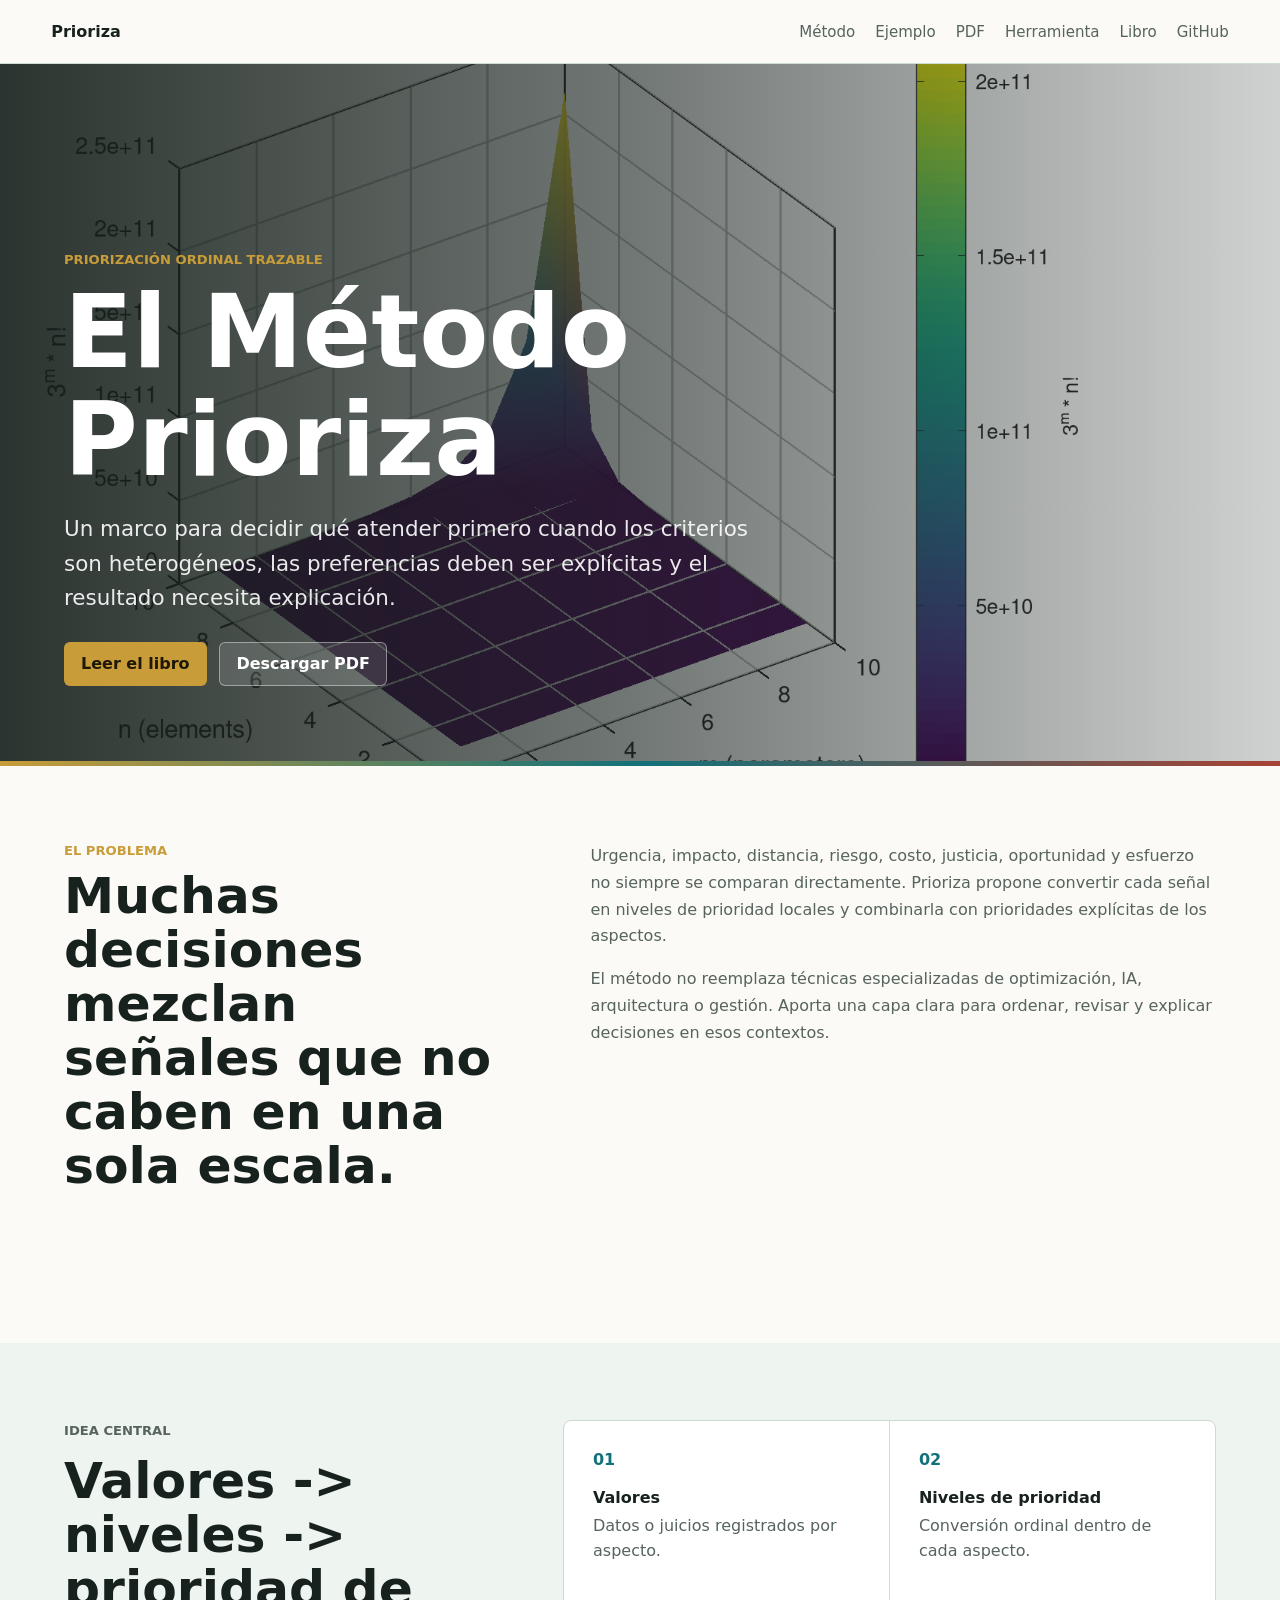
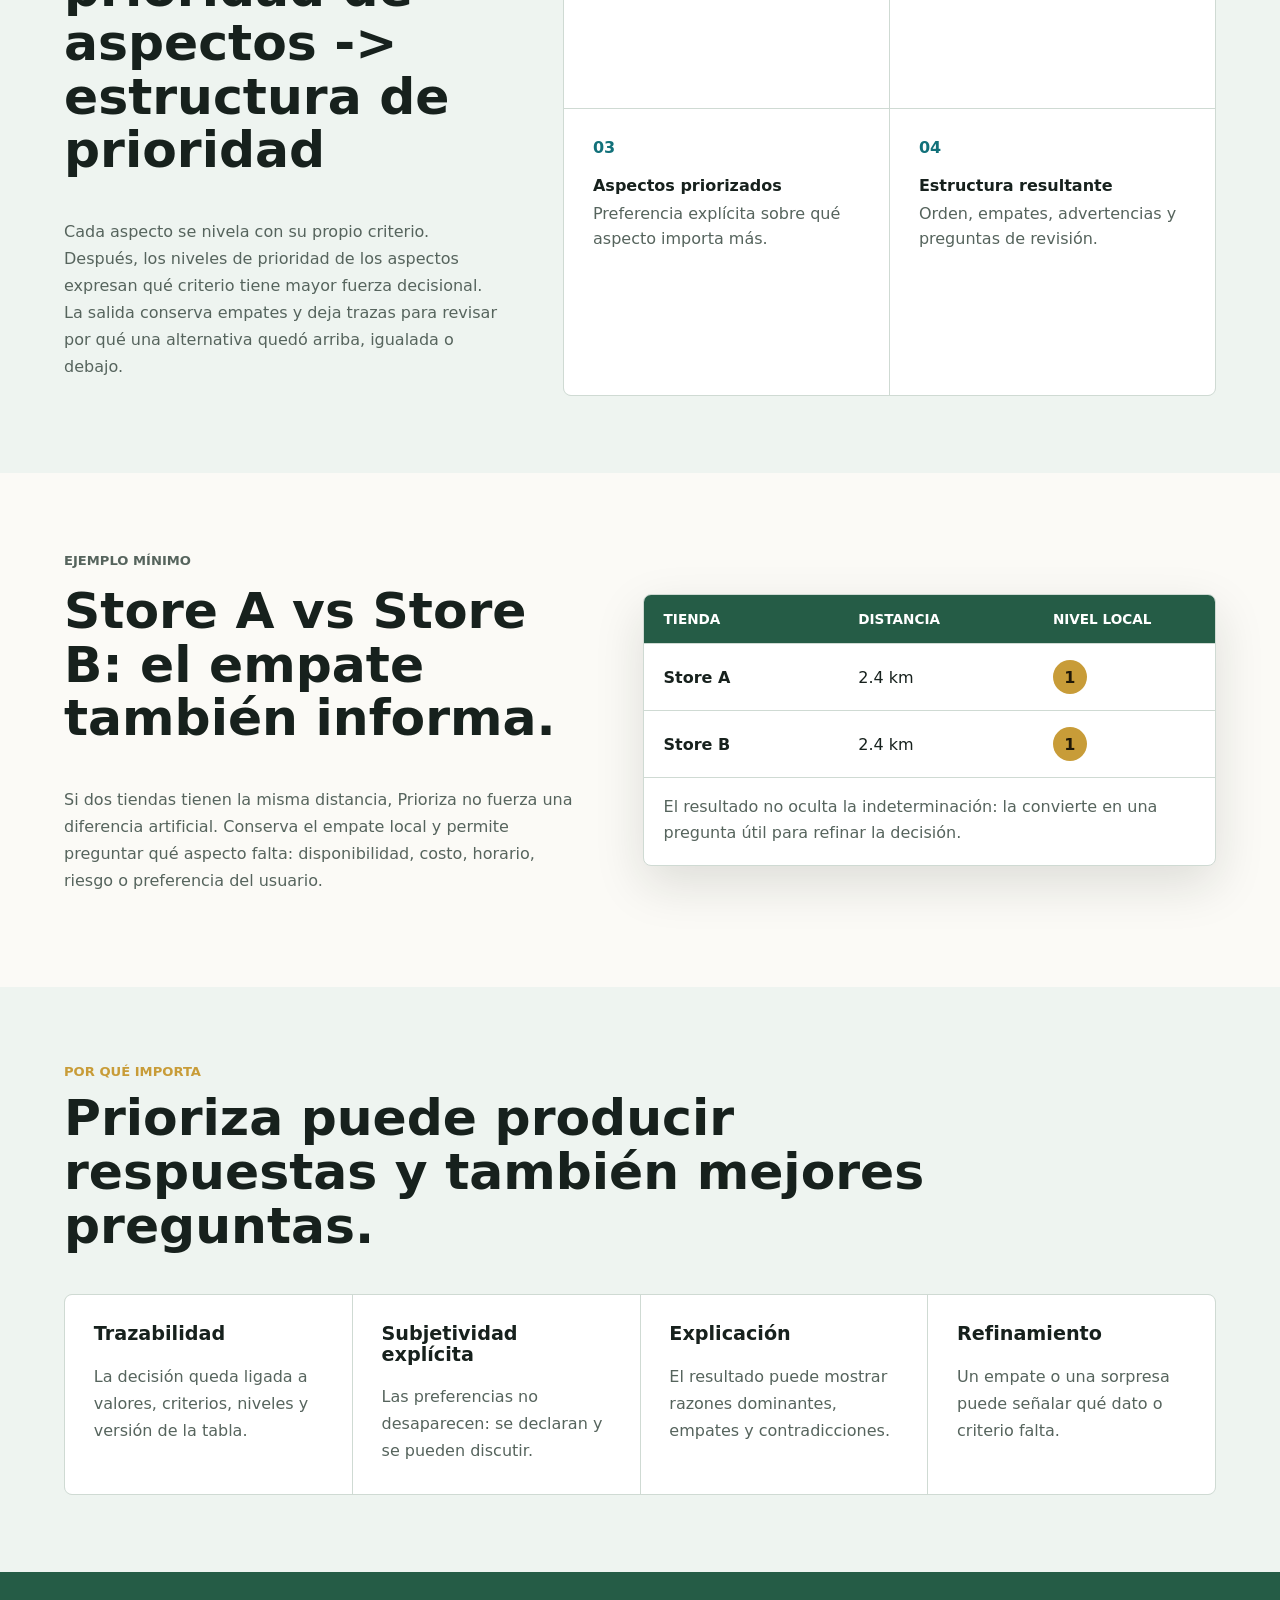
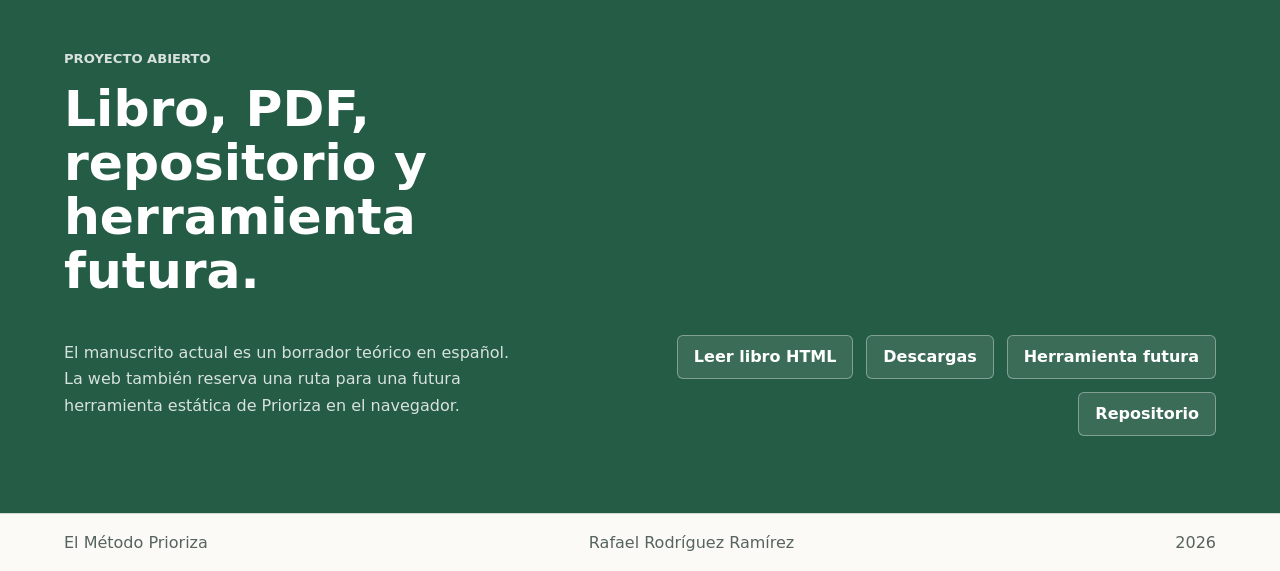
<file: site/index.html>
<!doctype html>
<html lang="es">
  <head>
    <meta charset="utf-8">
    <meta name="viewport" content="width=device-width, initial-scale=1">
    <meta name="author" content="Rafael Rodríguez Ramírez">
    <meta
      name="description"
      content="El Método Prioriza: marco de priorización ordinal por niveles de prioridad, trazabilidad y explicación."
    >
    <title>El Método Prioriza</title>
    <link rel="stylesheet" href="assets/css/styles.css">
    <script src="assets/js/main.js" defer></script>
  </head>
  <body>
    <header class="site-header">
      <a class="brand" href="./" aria-label="Inicio">Prioriza</a>
      <button class="nav-toggle" type="button" aria-expanded="false" aria-controls="site-nav">
        <span></span>
        <span></span>
        <span></span>
      </button>
      <nav id="site-nav" class="site-nav" aria-label="Navegación principal">
        <a href="#metodo">Método</a>
        <a href="#ejemplo">Ejemplo</a>
        <a href="downloads/">PDF</a>
        <a href="tool/">Herramienta</a>
        <a href="book/">Libro</a>
        <a href="https://github.com/rafageist/prioriza">GitHub</a>
      </nav>
    </header>

    <main>
      <section class="hero">
        <div class="hero-content reveal">
          <p class="eyebrow">Priorización ordinal trazable</p>
          <h1>El Método Prioriza</h1>
          <p class="lead">
            Un marco para decidir qué atender primero cuando los criterios son
            heterogéneos, las preferencias deben ser explícitas y el resultado
            necesita explicación.
          </p>
          <div class="hero-actions">
            <a class="button primary" href="book/">Leer el libro</a>
            <a class="button secondary" href="downloads/">Descargar PDF</a>
          </div>
        </div>
      </section>

      <section id="problema" class="band intro-band">
        <div class="section-heading reveal">
          <p class="eyebrow">El problema</p>
          <h2>Muchas decisiones mezclan señales que no caben en una sola escala.</h2>
        </div>
        <div class="intro-text reveal">
          <p>
            Urgencia, impacto, distancia, riesgo, costo, justicia, oportunidad
            y esfuerzo no siempre se comparan directamente. Prioriza propone
            convertir cada señal en niveles de prioridad locales y combinarla
            con prioridades explícitas de los aspectos.
          </p>
          <p>
            El método no reemplaza técnicas especializadas de optimización,
            IA, arquitectura o gestión. Aporta una capa clara para ordenar,
            revisar y explicar decisiones en esos contextos.
          </p>
        </div>
      </section>

      <section id="metodo" class="method-flow">
        <div class="flow-copy reveal">
          <p class="eyebrow">Idea central</p>
          <h2>Valores -> niveles -> prioridad de aspectos -> estructura de prioridad</h2>
          <p>
            Cada aspecto se nivela con su propio criterio. Después, los niveles
            de prioridad de los aspectos expresan qué criterio tiene mayor
            fuerza decisional. La salida conserva empates y deja trazas para
            revisar por qué una alternativa quedó arriba, igualada o debajo.
          </p>
        </div>
        <ol class="flow-steps reveal" aria-label="Flujo del método">
          <li>
            <span>01</span>
            <strong>Valores</strong>
            <p>Datos o juicios registrados por aspecto.</p>
          </li>
          <li>
            <span>02</span>
            <strong>Niveles de prioridad</strong>
            <p>Conversión ordinal dentro de cada aspecto.</p>
          </li>
          <li>
            <span>03</span>
            <strong>Aspectos priorizados</strong>
            <p>Preferencia explícita sobre qué aspecto importa más.</p>
          </li>
          <li>
            <span>04</span>
            <strong>Estructura resultante</strong>
            <p>Orden, empates, advertencias y preguntas de revisión.</p>
          </li>
        </ol>
      </section>

      <section id="ejemplo" class="example-section">
        <div class="example-copy reveal">
          <p class="eyebrow">Ejemplo mínimo</p>
          <h2>Store A vs Store B: el empate también informa.</h2>
          <p>
            Si dos tiendas tienen la misma distancia, Prioriza no fuerza una
            diferencia artificial. Conserva el empate local y permite preguntar
            qué aspecto falta: disponibilidad, costo, horario, riesgo o
            preferencia del usuario.
          </p>
        </div>
        <div class="comparison reveal" aria-label="Comparación de ejemplo">
          <div class="store-row header">
            <span>Tienda</span>
            <span>Distancia</span>
            <span>Nivel local</span>
          </div>
          <div class="store-row">
            <strong>Store A</strong>
            <span>2.4 km</span>
            <span class="badge">1</span>
          </div>
          <div class="store-row">
            <strong>Store B</strong>
            <span>2.4 km</span>
            <span class="badge">1</span>
          </div>
          <p class="comparison-note">
            El resultado no oculta la indeterminación: la convierte en una
            pregunta útil para refinar la decisión.
          </p>
        </div>
      </section>

      <section class="why-section">
        <div class="section-heading reveal">
          <p class="eyebrow">Por qué importa</p>
          <h2>Prioriza puede producir respuestas y también mejores preguntas.</h2>
        </div>
        <div class="feature-grid">
          <article class="feature reveal">
            <h3>Trazabilidad</h3>
            <p>La decisión queda ligada a valores, criterios, niveles y versión de la tabla.</p>
          </article>
          <article class="feature reveal">
            <h3>Subjetividad explícita</h3>
            <p>Las preferencias no desaparecen: se declaran y se pueden discutir.</p>
          </article>
          <article class="feature reveal">
            <h3>Explicación</h3>
            <p>El resultado puede mostrar razones dominantes, empates y contradicciones.</p>
          </article>
          <article class="feature reveal">
            <h3>Refinamiento</h3>
            <p>Un empate o una sorpresa puede señalar qué dato o criterio falta.</p>
          </article>
        </div>
      </section>

      <section class="resource-band">
        <div class="resource-copy reveal">
          <p class="eyebrow">Proyecto abierto</p>
          <h2>Libro, PDF, repositorio y herramienta futura.</h2>
          <p>
            El manuscrito actual es un borrador teórico en español. La web
            también reserva una ruta para una futura herramienta estática de
            Prioriza en el navegador.
          </p>
        </div>
        <div class="resource-links reveal">
          <a href="book/">Leer libro HTML</a>
          <a href="downloads/">Descargas</a>
          <a href="tool/">Herramienta futura</a>
          <a href="https://github.com/rafageist/prioriza">Repositorio</a>
        </div>
      </section>
    </main>

    <footer class="site-footer">
      <span>El Método Prioriza</span>
      <span>Rafael Rodríguez Ramírez</span>
      <span id="current-year"></span>
    </footer>
  </body>
</html>
</file>
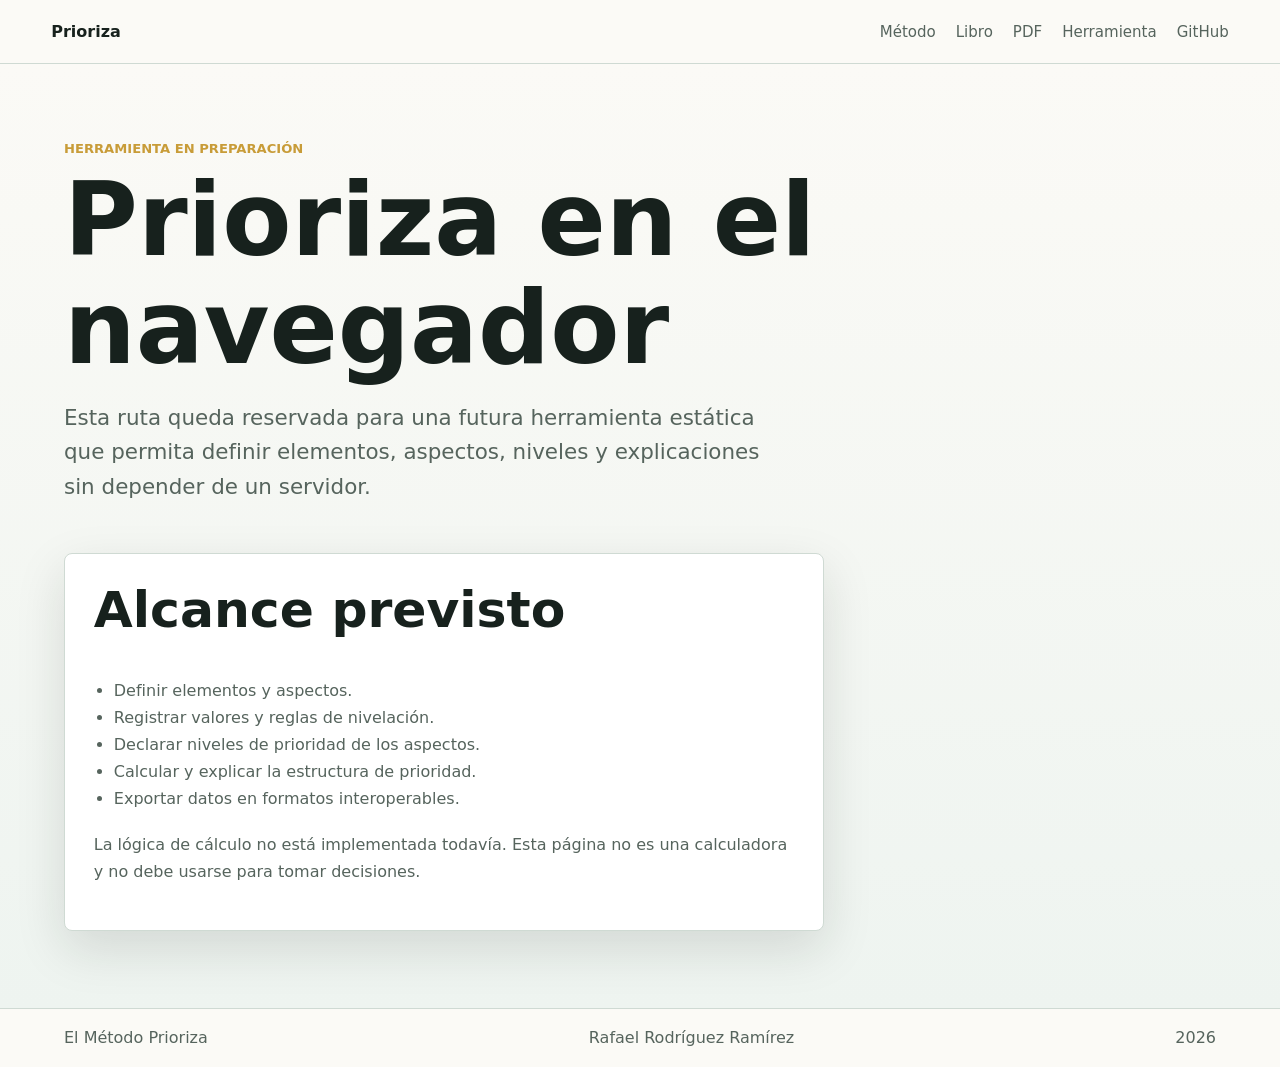
<file: site/tool/index.html>
<!doctype html>
<html lang="es">
  <head>
    <meta charset="utf-8">
    <meta name="viewport" content="width=device-width, initial-scale=1">
    <meta name="author" content="Rafael Rodríguez Ramírez">
    <meta name="description" content="Herramienta web futura del Método Prioriza.">
    <title>Herramienta futura | El Método Prioriza</title>
    <link rel="stylesheet" href="../assets/css/styles.css">
    <script src="../assets/js/main.js" defer></script>
  </head>
  <body>
    <header class="site-header">
      <a class="brand" href="../">Prioriza</a>
      <button class="nav-toggle" type="button" aria-expanded="false" aria-controls="site-nav">
        <span></span>
        <span></span>
        <span></span>
      </button>
      <nav id="site-nav" class="site-nav" aria-label="Navegación principal">
        <a href="../#metodo">Método</a>
        <a href="../book/">Libro</a>
        <a href="../downloads/">PDF</a>
        <a href="./">Herramienta</a>
        <a href="https://github.com/rafageist/prioriza">GitHub</a>
      </nav>
    </header>

    <main class="subpage tool-page">
      <section class="subpage-hero reveal">
        <p class="eyebrow">Herramienta en preparación</p>
        <h1>Prioriza en el navegador</h1>
        <p class="lead dark">
          Esta ruta queda reservada para una futura herramienta estática que
          permita definir elementos, aspectos, niveles y explicaciones sin
          depender de un servidor.
        </p>
      </section>

      <section class="tool-placeholder reveal" aria-label="Alcance futuro">
        <h2>Alcance previsto</h2>
        <ul>
          <li>Definir elementos y aspectos.</li>
          <li>Registrar valores y reglas de nivelación.</li>
          <li>Declarar niveles de prioridad de los aspectos.</li>
          <li>Calcular y explicar la estructura de prioridad.</li>
          <li>Exportar datos en formatos interoperables.</li>
        </ul>
        <p>
          La lógica de cálculo no está implementada todavía. Esta página no es
          una calculadora y no debe usarse para tomar decisiones.
        </p>
      </section>
    </main>

    <footer class="site-footer">
      <span>El Método Prioriza</span>
      <span>Rafael Rodríguez Ramírez</span>
      <span id="current-year"></span>
    </footer>
  </body>
</html>
</file>
<file: site/assets/css/styles.css>
:root {
  --ink: #17211d;
  --muted: #56645d;
  --paper: #fbfaf6;
  --surface: #ffffff;
  --band: #eef4f0;
  --line: #cfdad3;
  --forest: #255c46;
  --teal: #12717a;
  --red: #a84235;
  --gold: #c89c38;
  --white: #ffffff;
  --shadow: 0 18px 50px rgba(21, 31, 27, 0.13);
}

* {
  box-sizing: border-box;
}

html {
  scroll-behavior: smooth;
}

body {
  margin: 0;
  background: var(--paper);
  color: var(--ink);
  font-family: Inter, ui-sans-serif, system-ui, -apple-system, BlinkMacSystemFont, "Segoe UI", sans-serif;
}

a {
  color: inherit;
}

.site-header {
  position: sticky;
  top: 0;
  z-index: 30;
  display: flex;
  align-items: center;
  justify-content: space-between;
  gap: 1rem;
  min-height: 64px;
  padding: 0.85rem clamp(1rem, 4vw, 3.5rem);
  background: rgba(251, 250, 246, 0.94);
  border-bottom: 1px solid var(--line);
  backdrop-filter: blur(12px);
}

.brand {
  color: var(--ink);
  font-weight: 820;
  text-decoration: none;
  letter-spacing: 0;
}

.site-nav {
  display: flex;
  align-items: center;
  gap: clamp(0.7rem, 1.8vw, 1.25rem);
  font-size: 0.94rem;
}

.site-nav a {
  color: var(--muted);
  text-decoration: none;
}

.site-nav a:hover,
.site-nav a:focus-visible {
  color: var(--forest);
}

.nav-toggle {
  display: none;
  width: 42px;
  height: 42px;
  border: 1px solid var(--line);
  border-radius: 6px;
  background: var(--surface);
}

.nav-toggle span {
  display: block;
  width: 18px;
  height: 2px;
  margin: 4px auto;
  background: var(--ink);
}

.hero {
  position: relative;
  display: grid;
  align-items: end;
  min-height: min(78vh, 760px);
  padding: clamp(5rem, 13vh, 8rem) clamp(1rem, 5vw, 4rem) clamp(3rem, 9vh, 5rem);
  overflow: hidden;
  background:
    linear-gradient(90deg, rgba(20, 30, 25, 0.9), rgba(20, 30, 25, 0.6), rgba(20, 30, 25, 0.2)),
    url("../img/combinatorial-explosion.png") center / cover no-repeat;
  color: var(--white);
}

.hero::after {
  content: "";
  position: absolute;
  inset: auto 0 0;
  height: 5px;
  background: linear-gradient(90deg, var(--gold), var(--teal), var(--red));
}

.hero-content {
  position: relative;
  max-width: 790px;
}

.eyebrow {
  margin: 0 0 0.72rem;
  color: var(--gold);
  font-size: 0.82rem;
  font-weight: 820;
  letter-spacing: 0;
  text-transform: uppercase;
}

h1,
h2,
h3,
p {
  margin-top: 0;
}

h1,
h2,
h3 {
  letter-spacing: 0;
  line-height: 1.07;
}

h1 {
  max-width: 860px;
  margin-bottom: 1.1rem;
  font-size: clamp(3rem, 8vw, 6.3rem);
  font-weight: 850;
}

h2 {
  font-size: clamp(1.65rem, 4vw, 3.15rem);
  font-weight: 790;
}

h3 {
  font-size: 1.2rem;
  font-weight: 760;
}

.lead {
  max-width: 720px;
  color: rgba(255, 255, 255, 0.9);
  font-size: clamp(1.06rem, 2vw, 1.34rem);
  line-height: 1.62;
}

.lead.dark {
  color: var(--muted);
}

.hero-actions,
.resource-links {
  display: flex;
  flex-wrap: wrap;
  gap: 0.8rem;
  margin-top: 1.6rem;
}

.button,
.resource-links a {
  display: inline-flex;
  align-items: center;
  justify-content: center;
  min-height: 44px;
  padding: 0.72rem 1rem;
  border: 1px solid transparent;
  border-radius: 6px;
  font-weight: 750;
  text-decoration: none;
  line-height: 1.2;
}

.button.primary {
  background: var(--gold);
  color: #1f1807;
}

.button.secondary,
.resource-links a {
  background: var(--forest);
  color: var(--white);
}

.hero .button.secondary {
  background: rgba(255, 255, 255, 0.12);
  border-color: rgba(255, 255, 255, 0.42);
}

.band,
.method-flow,
.example-section,
.why-section,
.resource-band,
.subpage {
  padding: clamp(2.4rem, 6vw, 5rem) clamp(1rem, 5vw, 4rem);
}

.intro-band,
.resource-band {
  display: grid;
  grid-template-columns: minmax(0, 0.85fr) minmax(280px, 1.15fr);
  gap: clamp(1.5rem, 5vw, 4rem);
  align-items: start;
}

.intro-text {
  max-width: 780px;
}

.intro-text p,
.flow-copy p,
.example-copy p,
.feature p,
.resource-copy p,
.download-item p,
.tool-placeholder p,
.tool-placeholder li {
  color: var(--muted);
  line-height: 1.68;
}

.method-flow {
  display: grid;
  grid-template-columns: minmax(0, 0.8fr) minmax(320px, 1.2fr);
  gap: clamp(1.5rem, 5vw, 4rem);
  background: var(--band);
}

.flow-copy {
  max-width: 680px;
}

.flow-steps {
  display: grid;
  grid-template-columns: repeat(2, minmax(0, 1fr));
  gap: 1px;
  margin: 0;
  padding: 0;
  overflow: hidden;
  border: 1px solid var(--line);
  border-radius: 8px;
  background: var(--line);
  list-style: none;
}

.flow-steps li,
.feature,
.download-item,
.tool-placeholder {
  background: var(--surface);
  padding: clamp(1.1rem, 3vw, 1.8rem);
}

.flow-steps span {
  display: inline-flex;
  margin-bottom: 1.2rem;
  color: var(--teal);
  font-weight: 820;
}

.flow-steps strong {
  display: block;
  margin-bottom: 0.45rem;
}

.flow-steps p {
  margin-bottom: 0;
  color: var(--muted);
  line-height: 1.55;
}

.example-section {
  display: grid;
  grid-template-columns: minmax(0, 0.9fr) minmax(300px, 1fr);
  gap: clamp(1.5rem, 5vw, 4rem);
  align-items: center;
}

.comparison {
  overflow: hidden;
  border: 1px solid var(--line);
  border-radius: 8px;
  background: var(--surface);
  box-shadow: var(--shadow);
}

.store-row {
  display: grid;
  grid-template-columns: 1fr 1fr 0.8fr;
  gap: 1rem;
  align-items: center;
  padding: 1rem 1.2rem;
  border-bottom: 1px solid var(--line);
}

.store-row.header {
  background: var(--forest);
  color: var(--white);
  font-size: 0.85rem;
  font-weight: 800;
  text-transform: uppercase;
}

.badge {
  display: inline-flex;
  align-items: center;
  justify-content: center;
  width: 34px;
  height: 34px;
  border-radius: 50%;
  background: var(--gold);
  color: #1f1807;
  font-weight: 820;
}

.comparison-note {
  margin: 0;
  padding: 1rem 1.2rem 1.25rem;
  color: var(--muted);
  line-height: 1.6;
}

.why-section {
  background: var(--band);
}

.section-heading {
  max-width: 920px;
  margin-bottom: clamp(1.3rem, 3vw, 2rem);
}

.feature-grid,
.download-grid {
  display: grid;
  grid-template-columns: repeat(4, minmax(0, 1fr));
  gap: 1px;
  overflow: hidden;
  border: 1px solid var(--line);
  border-radius: 8px;
  background: var(--line);
}

.feature p,
.download-item p {
  margin-bottom: 0;
}

.resource-band {
  background: var(--forest);
  color: var(--white);
}

.resource-copy {
  max-width: 740px;
}

.resource-copy p {
  color: rgba(255, 255, 255, 0.82);
}

.resource-links {
  align-self: end;
  justify-content: flex-end;
}

.resource-links a {
  background: rgba(255, 255, 255, 0.1);
  border-color: rgba(255, 255, 255, 0.36);
}

.site-footer {
  display: flex;
  flex-wrap: wrap;
  justify-content: space-between;
  gap: 0.8rem;
  padding: 1.2rem clamp(1rem, 5vw, 4rem);
  color: var(--muted);
  border-top: 1px solid var(--line);
}

.subpage {
  min-height: calc(100vh - 130px);
}

.subpage-hero {
  max-width: 860px;
  margin-bottom: clamp(1.5rem, 4vw, 3rem);
}

.subpage h1 {
  color: var(--ink);
}

.download-grid {
  grid-template-columns: repeat(3, minmax(0, 1fr));
}

.download-item {
  display: flex;
  flex-direction: column;
  align-items: flex-start;
  gap: 1rem;
}

.download-item p {
  margin: 0;
}

.status-note {
  padding: 0.75rem 0.85rem;
  border-left: 4px solid var(--gold);
  background: #fff8e6;
}

.download-item.pending .button {
  pointer-events: none;
  opacity: 0.62;
}

code {
  color: var(--red);
  white-space: normal;
}

.tool-page {
  background:
    linear-gradient(180deg, var(--paper), var(--band));
}

.tool-placeholder {
  max-width: 760px;
  border: 1px solid var(--line);
  border-radius: 8px;
  box-shadow: var(--shadow);
}

.tool-placeholder ul {
  margin: 0 0 1.2rem;
  padding-left: 1.25rem;
}

.reveal {
  transform: translateY(14px);
  opacity: 0;
  transition: opacity 520ms ease, transform 520ms ease;
}

.reveal.is-visible {
  transform: translateY(0);
  opacity: 1;
}

@media (prefers-reduced-motion: reduce) {
  html {
    scroll-behavior: auto;
  }

  .reveal {
    transform: none;
    opacity: 1;
    transition: none;
  }
}

@media (max-width: 980px) {
  .feature-grid {
    grid-template-columns: repeat(2, minmax(0, 1fr));
  }
}

@media (max-width: 820px) {
  .site-header {
    align-items: flex-start;
  }

  .nav-toggle {
    display: block;
  }

  .site-nav {
    position: absolute;
    top: 64px;
    right: 1rem;
    left: 1rem;
    display: none;
    flex-direction: column;
    align-items: stretch;
    gap: 0;
    overflow: hidden;
    border: 1px solid var(--line);
    border-radius: 8px;
    background: var(--surface);
    box-shadow: var(--shadow);
  }

  .site-nav.is-open {
    display: flex;
  }

  .site-nav a {
    padding: 0.9rem 1rem;
    border-bottom: 1px solid var(--line);
  }

  .site-nav a:last-child {
    border-bottom: 0;
  }

  .hero {
    min-height: 620px;
  }

  .intro-band,
  .method-flow,
  .example-section,
  .resource-band,
  .download-grid {
    grid-template-columns: 1fr;
  }

  .resource-links {
    justify-content: flex-start;
  }
}

@media (max-width: 600px) {
  .flow-steps,
  .feature-grid {
    grid-template-columns: 1fr;
  }

  .store-row {
    grid-template-columns: 1fr;
    gap: 0.35rem;
  }

  .store-row.header {
    display: none;
  }

  .site-footer {
    flex-direction: column;
  }
}
</file>
